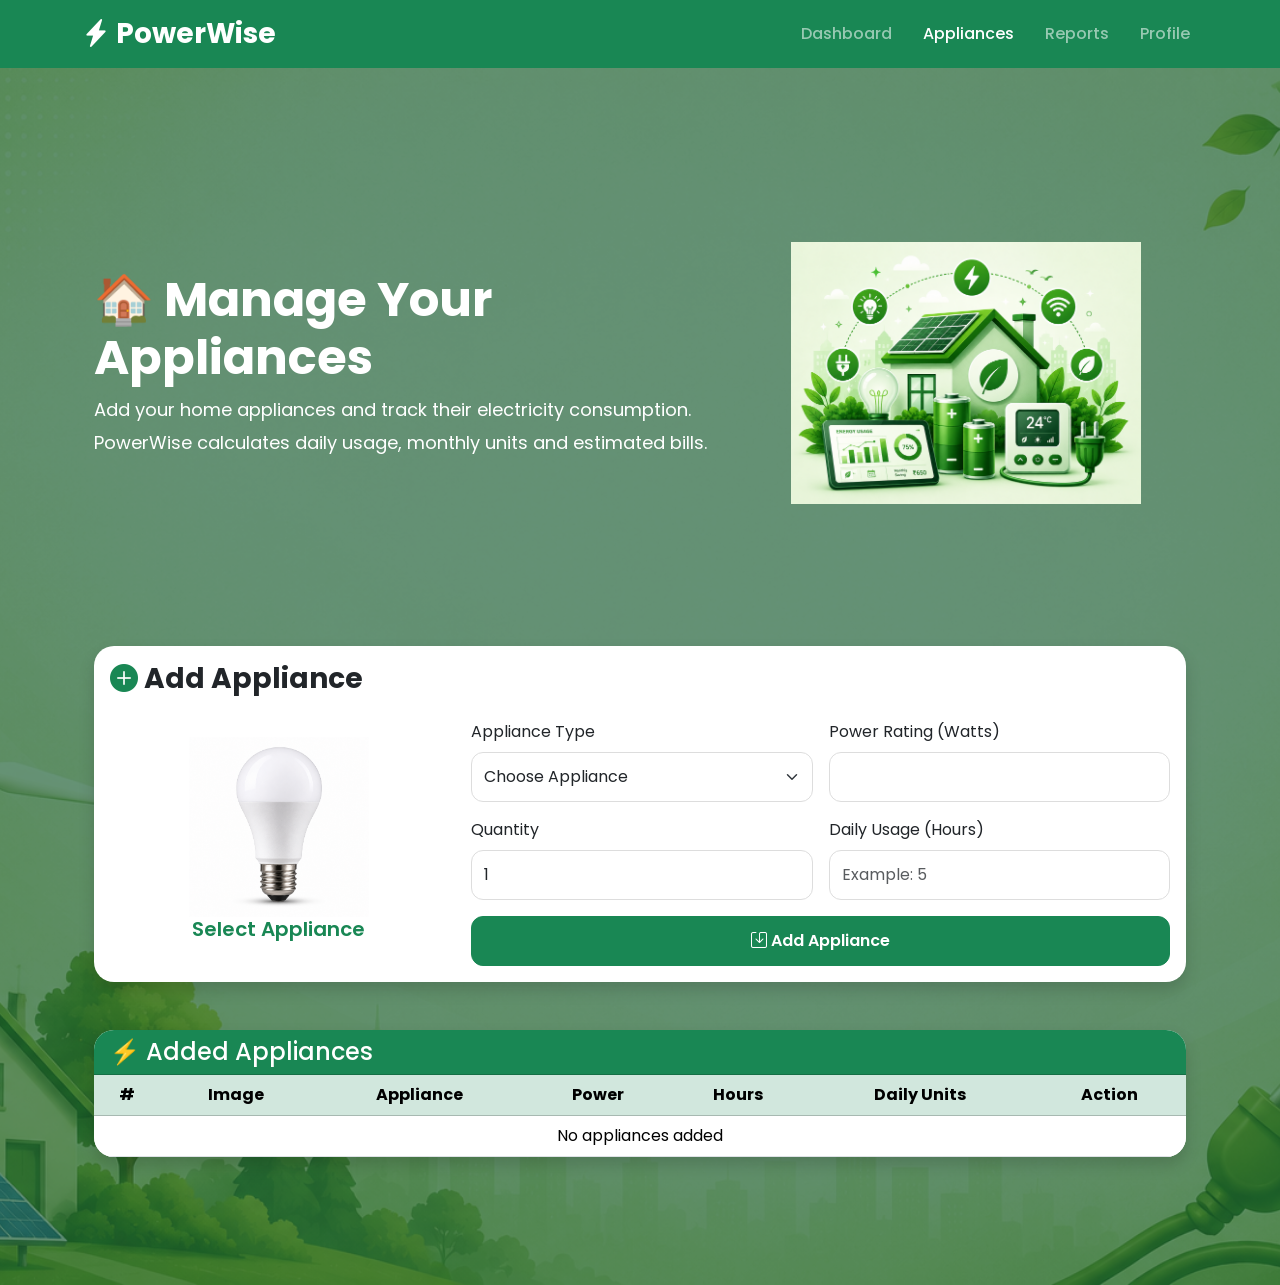
<file: appliance.html>
<!DOCTYPE html>
<html lang="en">

<head>

<meta charset="UTF-8">

<meta name="viewport" content="width=device-width, initial-scale=1.0">

<title>PowerWise | Appliances</title>


<!-- Bootstrap -->

<link href="https://cdn.jsdelivr.net/npm/bootstrap@5.3.8/dist/css/bootstrap.min.css" rel="stylesheet">


<!-- Bootstrap Icons -->

<link rel="stylesheet"
href="https://cdn.jsdelivr.net/npm/bootstrap-icons@1.13.1/font/bootstrap-icons.min.css">


<!-- Custom CSS -->

<link rel="stylesheet" href="css/appliance.css">


</head>


<body>


<!-- ================= NAVBAR ================= -->


<nav class="navbar navbar-expand-lg navbar-dark bg-success shadow">


<div class="container">


<a class="navbar-brand fw-bold" href="index.html">

<i class="bi bi-lightning-charge-fill"></i>

PowerWise

</a>



<button class="navbar-toggler"
data-bs-toggle="collapse"
data-bs-target="#menu">

<span class="navbar-toggler-icon"></span>

</button>



<div class="collapse navbar-collapse" id="menu">


<ul class="navbar-nav ms-auto">


<li class="nav-item">

<a class="nav-link" href="index.html">

Dashboard

</a>

</li>


<li class="nav-item">

<a class="nav-link active" href="appliance.html">

Appliances

</a>

</li>

<li class="nav-item">

<a class="nav-link" href="report.html">

Reports

</a>

</li>


<li class="nav-item">

<a class="nav-link" href="profile.html">

Profile

</a>

</li>


</ul>


</div>


</div>


</nav>



<!-- ================= HERO ================= -->
<section class="add-appliance-section">

    <div class="container">

<section class="appliance-hero">


<div class="container">


<div class="row align-items-center">


<div class="col-lg-7">


<h1>

🏠 Manage Your Appliances

</h1>


<p>

Add your home appliances and track their electricity consumption.

PowerWise calculates daily usage, monthly units and estimated bills.

</p>


</div>



<div class="col-lg-5 text-center">


<img

src="images/appliance-home.png"

class="hero-appliance-img"

alt="Smart Home">


</div>


</div>


</div>


</section>


<!-- ================= ADD APPLIANCE ================= -->


<section class="container my-5">


<div class="card appliance-card shadow">


<div class="card-body">


<h3 class="fw-bold mb-4">

<i class="bi bi-plus-circle-fill text-success"></i>

Add Appliance

</h3>



<div class="row align-items-center">



<!-- Image Preview -->


<div class="col-lg-4 text-center">


<img

id="applianceImage"

src="images/bulb.png"

class="appliance-image"

alt="Appliance">


<h5 id="selectedName">

Select Appliance

</h5>


</div>





<!-- Form -->


<div class="col-lg-8">


<div class="row g-3">



<div class="col-md-6">


<label class="form-label">

Appliance Type

</label>


<select

id="applianceName"

class="form-select">


<option value="">

Choose Appliance

</option>


<option value="LED Bulb">

💡 LED Bulb

</option>


<option value="Fan">

🌀 Fan

</option>


<option value="AC">

❄ AC

</option>


<option value="TV">

📺 TV

</option>


<option value="Refrigerator">

🧊 Refrigerator

</option>


<option value="Washing Machine">

🧺 Washing Machine

</option>


<option value="Laptop">

💻 Laptop

</option>


<option value="Heater">

🔥 Heater

</option>


</select>


</div>





<div class="col-md-6">


<label class="form-label">

Power Rating (Watts)

</label>


<input

type="number"

id="power"

class="form-control"

readonly>


</div>





<div class="col-md-6">


<label class="form-label">

Quantity

</label>


<input

type="number"

id="quantity"

class="form-control"

value="1"

min="1">


</div>





<div class="col-md-6">


<label class="form-label">

Daily Usage (Hours)

</label>


<input

type="number"

id="hours"

class="form-control"

placeholder="Example: 5">


</div>





<div class="col-12">


<button

id="addAppliance"

class="btn btn-success w-100">


<i class="bi bi-save"></i>

Add Appliance


</button>


</div>



</div>


</div>


</div>


</div>


</div>


</section>


<!-- ================= APPLIANCE TABLE ================= -->


<section class="container mb-5">


<div class="card shadow appliance-card">


<div class="card-header bg-success text-white">


<h4 class="mb-0">

⚡ Added Appliances

</h4>


</div>



<div class="table-responsive">


<table class="table table-hover text-center">


<thead class="table-success">


<tr>


<th>

#

</th>


<th>

Image

</th>


<th>

Appliance

</th>


<th>

Power

</th>


<th>

Hours

</th>


<th>

Daily Units

</th>


<th>

Action

</th>


</tr>


</thead>



<tbody id="applianceTable">


<tr>


<td colspan="7">

No appliances added

</td>


</tr>


</tbody>



</table>


</div>


</div>


</section>
<!-- Bootstrap JS -->


<script src="https://cdn.jsdelivr.net/npm/bootstrap@5.3.8/dist/js/bootstrap.bundle.min.js"></script>



<!-- Appliance JS -->


<script src="js/appliance.js"></script>



</body>


</html>
</file>
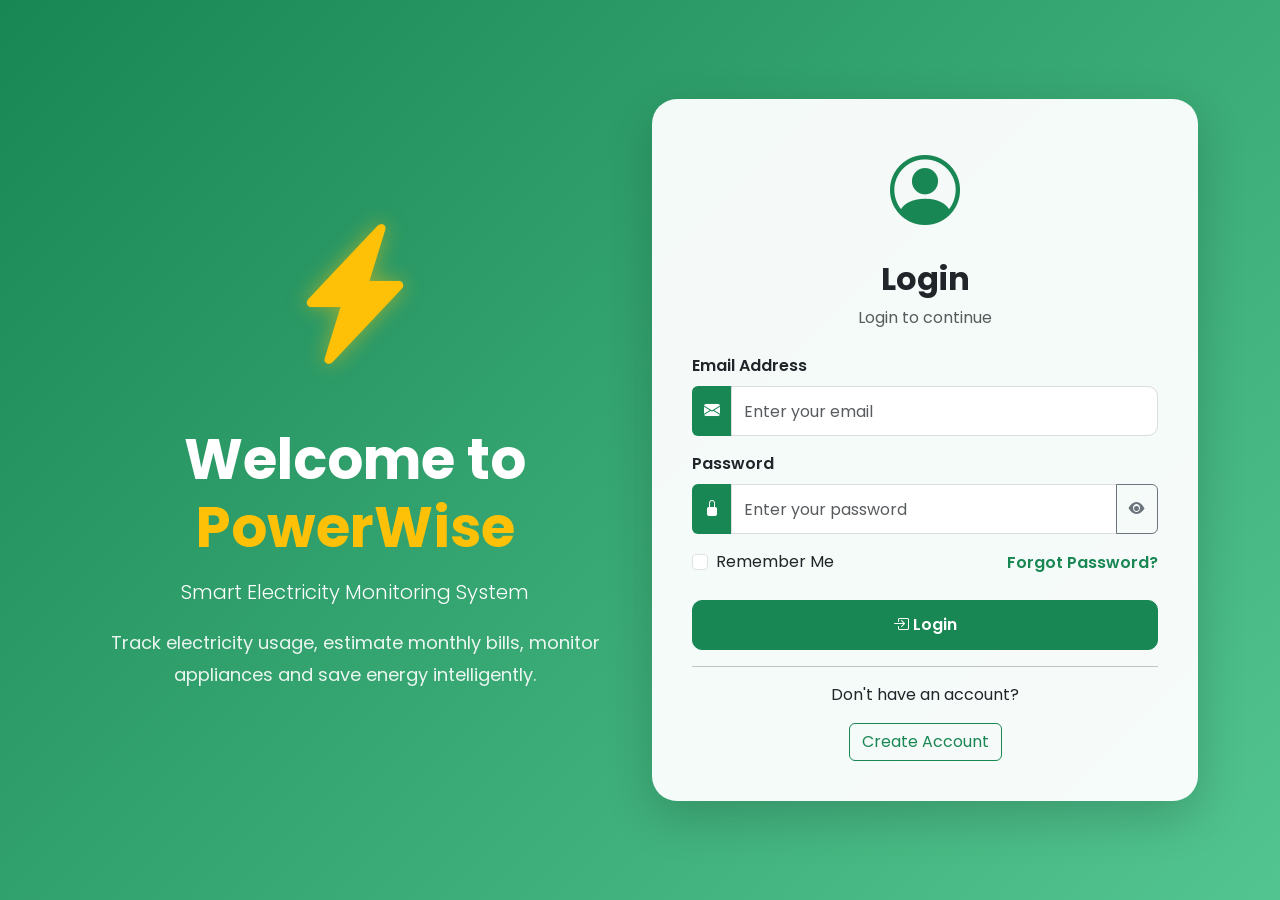
<file: login.html>
<!DOCTYPE html>
<html lang="en">

<head>

    <meta charset="UTF-8">

    <meta name="viewport" content="width=device-width, initial-scale=1.0">

    <title>PowerWise | Login</title>

    <!-- Bootstrap CSS -->
    <link href="https://cdn.jsdelivr.net/npm/bootstrap@5.3.8/dist/css/bootstrap.min.css" rel="stylesheet">

    <!-- Bootstrap Icons -->
    <link rel="stylesheet"
        href="https://cdn.jsdelivr.net/npm/bootstrap-icons@1.13.1/font/bootstrap-icons.min.css">

    <!-- Google Font -->
    <link rel="preconnect" href="https://fonts.googleapis.com">

    <link rel="preconnect" href="https://fonts.gstatic.com" crossorigin>

    <link href="https://fonts.googleapis.com/css2?family=Poppins:wght@300;400;500;600;700&display=swap"
        rel="stylesheet">

    <!-- Custom CSS -->
    <link rel="stylesheet" href="css/login.css">

</head>

<body>

    <!-- ================= HERO SECTION ================= -->

    <section class="login-section">

        <div class="container">

            <div class="row align-items-center min-vh-100">

                <!-- LEFT SIDE -->

                <div class="col-lg-6 text-center hero-side">

                    <div class="hero-content">

                        <i class="bi bi-lightning-charge-fill hero-icon"></i>

                        <h1 class="display-4 fw-bold mt-4">

                            Welcome to

                            <span class="text-warning">

                                PowerWise

                            </span>

                        </h1>

                        <p class="lead mt-3">

                            Smart Electricity Monitoring System

                        </p>

                        <p class="hero-text">

                            Track electricity usage, estimate monthly bills,

                            monitor appliances and save energy intelligently.

                        </p>

                    </div>

                </div>

                <!-- RIGHT SIDE -->

                <div class="col-lg-6">

                    <div class="login-card shadow-lg">

                        <div class="text-center mb-4">

                            <i class="bi bi-person-circle login-user"></i>

                            <h2 class="fw-bold mt-3">

                                Login

                            </h2>

                            <p class="text-muted">

                                Login to continue

                            </p>

                        </div>

                        <form id="loginForm">

                            <!-- Email -->

                            <div class="mb-3">

                                <label class="form-label">

                                    Email Address

                                </label>

                                <div class="input-group">

                                    <span class="input-group-text">

                                        <i class="bi bi-envelope-fill"></i>

                                    </span>

                                    <input

                                        type="email"

                                        id="email"

                                        class="form-control"

                                        placeholder="Enter your email"

                                        required>

                                </div>

                            </div>

                            <!-- Password -->

                            <div class="mb-3">

                                <label class="form-label">

                                    Password

                                </label>

                                <div class="input-group">

                                    <span class="input-group-text">

                                        <i class="bi bi-lock-fill"></i>

                                    </span>

                                    <input

                                        type="password"

                                        id="password"

                                        class="form-control"

                                        placeholder="Enter your password"

                                        required>

                                    <button

                                        type="button"

                                        class="btn btn-outline-secondary"

                                        id="togglePassword">

                                        <i class="bi bi-eye-fill"></i>

                                    </button>

                                </div>

                            </div>

                            <!-- Remember -->

                            <div class="d-flex justify-content-between align-items-center mb-4">

                                <div class="form-check">

                                    <input

                                        class="form-check-input"

                                        type="checkbox"

                                        id="remember">

                                    <label class="form-check-label">

                                        Remember Me

                                    </label>

                                </div>

                                <a href="#" class="forgot-link">

                                    Forgot Password?

                                </a>

                            </div>

                            <!-- Login -->

                            <button

                                type="submit"

                                class="btn btn-success w-100 login-btn">

                                <i class="bi bi-box-arrow-in-right"></i>

                                Login

                            </button>

                        </form>

                        <hr>

                        <div class="text-center">

                            <p>

                                Don't have an account?

                            </p>

                            <a

                                href="register.html"

                                class="btn btn-outline-success">

                                Create Account

                            </a>

                        </div>

                    </div>

                </div>

            </div>

        </div>

    </section>

    <!-- Bootstrap JS -->

    <script src="https://cdn.jsdelivr.net/npm/bootstrap@5.3.8/dist/js/bootstrap.bundle.min.js"></script>

    <!-- Login JS -->

    <script src="js/login.js"></script>

</body>

</html>
</file>
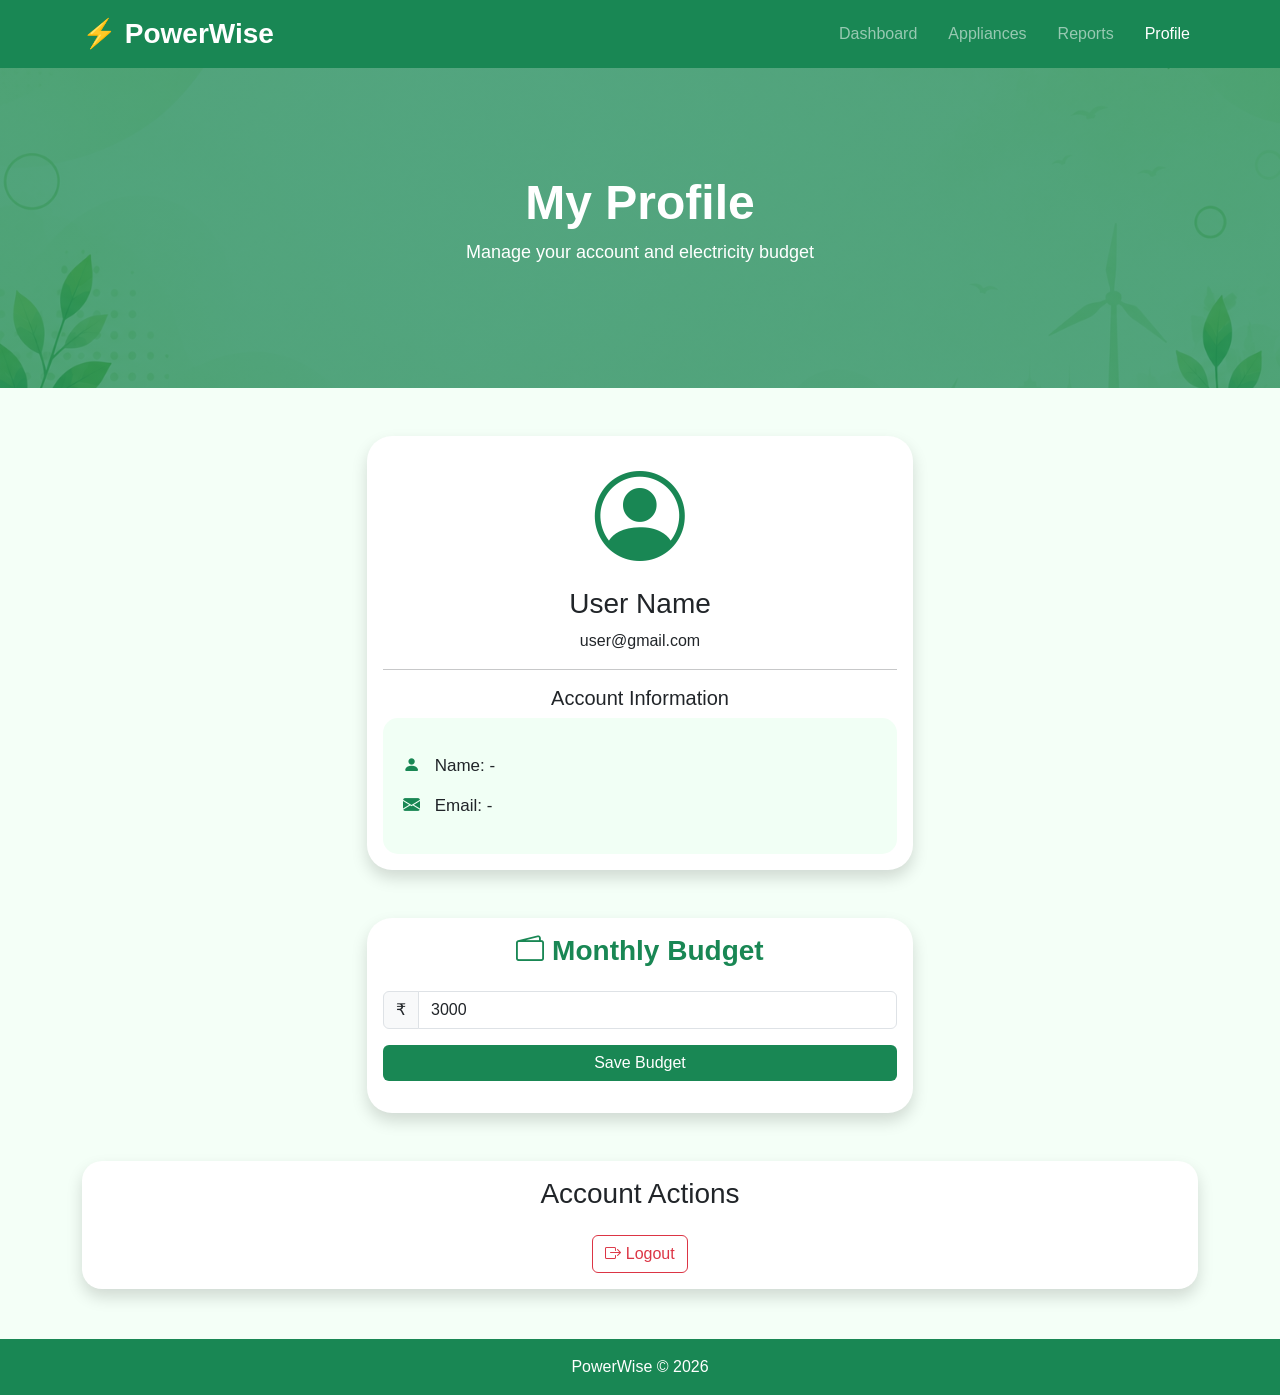
<file: profile.html>
<!DOCTYPE html>
<html lang="en">

<head>

<meta charset="UTF-8">

<meta name="viewport" content="width=device-width, initial-scale=1.0">


<title>
PowerWise | Profile
</title>


<!-- Bootstrap -->

<link href="https://cdn.jsdelivr.net/npm/bootstrap@5.3.8/dist/css/bootstrap.min.css"
rel="stylesheet">


<!-- Bootstrap Icons -->

<link rel="stylesheet"
href="https://cdn.jsdelivr.net/npm/bootstrap-icons@1.11.3/font/bootstrap-icons.min.css">


<!-- CSS -->

<link rel="stylesheet"
href="css/profile.css">


</head>



<body>



<!-- ===========================
Navbar
=========================== -->


<nav class="navbar navbar-expand-lg navbar-dark bg-success">


<div class="container">


<a class="navbar-brand fw-bold"
href="index.html">

⚡ PowerWise

</a>



<button class="navbar-toggler"
data-bs-toggle="collapse"
data-bs-target="#menu">


<span class="navbar-toggler-icon"></span>


</button>





<div class="collapse navbar-collapse"
id="menu">


<ul class="navbar-nav ms-auto">



<li class="nav-item">

<a class="nav-link"
href="index.html">

Dashboard

</a>

</li>




<li class="nav-item">

<a class="nav-link"
href="appliance.html">

Appliances

</a>

</li>




<li class="nav-item">

<a class="nav-link"
href="report.html">

Reports

</a>

</li>




<li class="nav-item">

<a class="nav-link active"
href="profile.html">

Profile

</a>

</li>



</ul>


</div>


</div>


</nav>









<!-- ===========================
Hero Section
=========================== -->


<section class="profile-hero">


<div class="container text-center">


<h1>

My Profile

</h1>


<p>

Manage your account and electricity budget

</p>


</div>


</section>









<!-- ===========================
Profile Card
=========================== -->


<section class="container py-5">


<div class="row justify-content-center">


<div class="col-lg-6">


<div class="card profile-card shadow">



<div class="card-body text-center">



<div class="profile-icon">


<i class="bi bi-person-circle"></i>


</div>





<h3 id="profileName">

User Name

</h3>



<p id="profileEmail">

user@gmail.com

</p>



<hr>





<h5>

Account Information

</h5>



<div class="info-box">


<p>

<i class="bi bi-person-fill"></i>

Name:

<span id="userName">

-

</span>

</p>



<p>

<i class="bi bi-envelope-fill"></i>

Email:

<span id="userEmail">

-

</span>

</p>



</div>




</div>


</div>


</div>


</div>


</section>









<!-- ===========================
Budget Section
=========================== -->


<section class="container mb-5">


<div class="row justify-content-center">


<div class="col-lg-6">


<div class="card budget-card shadow">



<div class="card-body">


<h3 class="text-center">

<i class="bi bi-wallet2"></i>

Monthly Budget

</h3>




<div class="input-group mt-4">


<span class="input-group-text">

₹

</span>


<input type="number"

id="budgetInput"

class="form-control"

placeholder="Enter budget">


</div>





<button

class="btn btn-success w-100 mt-3"

id="saveBudget">


Save Budget

</button>





<p class="text-center mt-3"

id="budgetMessage">

</p>




</div>


</div>


</div>


</div>


</section>










<!-- ===========================
Account Actions
=========================== -->


<section class="container mb-5">


<div class="card shadow action-card">


<div class="card-body text-center">


<h3>

Account Actions

</h3>



<button

class="btn btn-outline-danger mt-3"

id="logoutBtn">


<i class="bi bi-box-arrow-right"></i>

Logout


</button>



</div>


</div>


</section>









<!-- Footer -->


<footer class="bg-success text-white text-center p-3">


PowerWise © 2026


</footer>







<script src="js/profile.js"></script>


<script src="https://cdn.jsdelivr.net/npm/bootstrap@5.3.8/dist/js/bootstrap.bundle.min.js"></script>



</body>


</html>
</file>
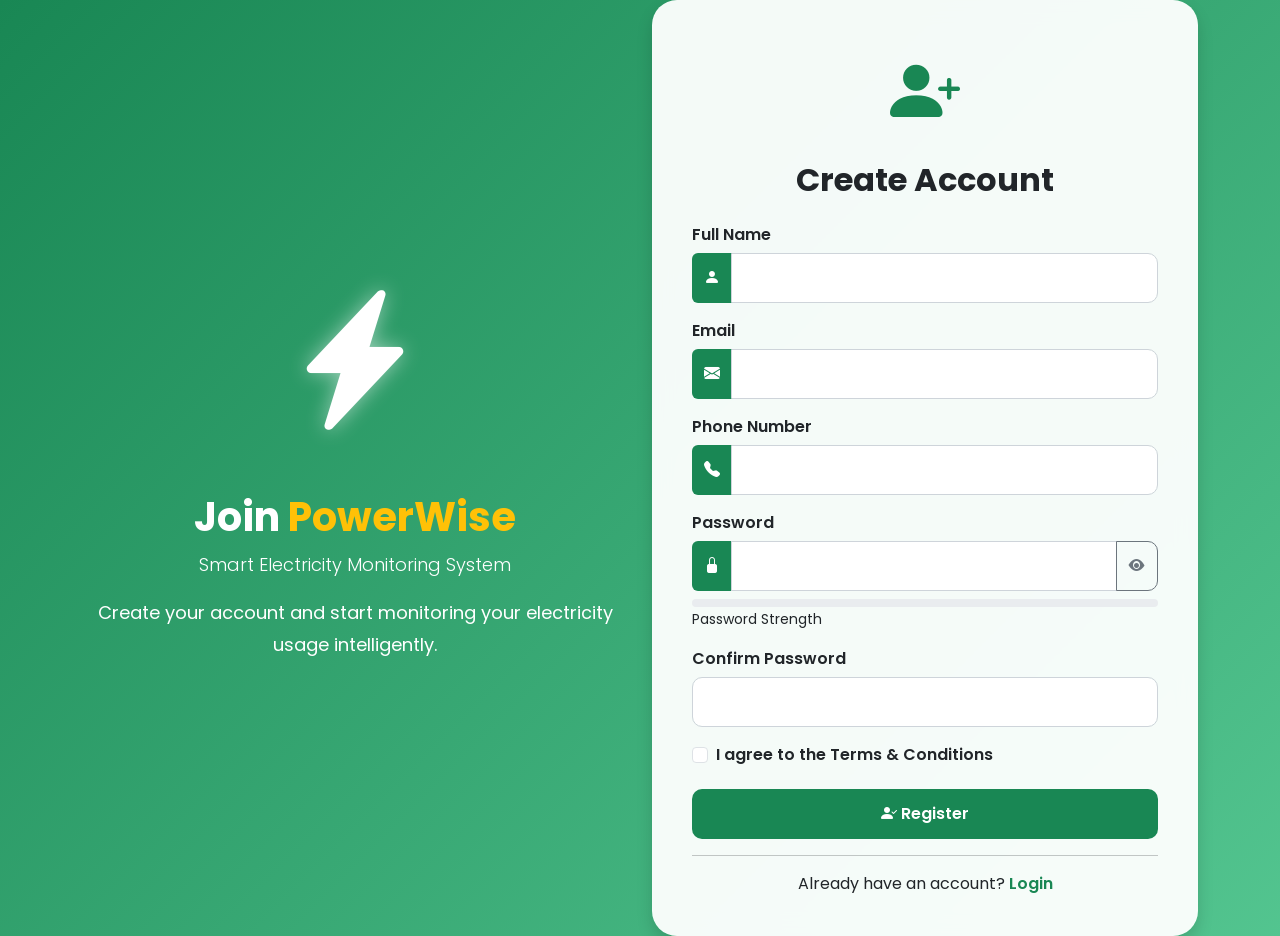
<file: register.html>
<!DOCTYPE html>
<html lang="en">

<head>

<meta charset="UTF-8">

<meta name="viewport"
content="width=device-width, initial-scale=1.0">

<title>PowerWise | Register</title>

<!-- Bootstrap -->

<link href="https://cdn.jsdelivr.net/npm/bootstrap@5.3.8/dist/css/bootstrap.min.css" rel="stylesheet">

<!-- Bootstrap Icons -->

<link rel="stylesheet"
href="https://cdn.jsdelivr.net/npm/bootstrap-icons@1.13.1/font/bootstrap-icons.min.css">

<!-- Google Font -->

<link href="https://fonts.googleapis.com/css2?family=Poppins:wght@300;400;500;600;700&display=swap"
rel="stylesheet">

<!-- CSS -->

<link rel="stylesheet"
href="css/register.css">

</head>

<body>

<section class="register-section">

<div class="container">

<div class="row align-items-center min-vh-100">

<!-- LEFT -->

<div class="col-lg-6 text-center text-white">

<i class="bi bi-lightning-charge-fill hero-icon"></i>

<h1 class="fw-bold mt-4">

Join

<span class="text-warning">

PowerWise

</span>

</h1>

<p class="lead">

Smart Electricity Monitoring System

</p>

<p>

Create your account and start monitoring your electricity usage intelligently.

</p>

</div>

<!-- RIGHT -->

<div class="col-lg-6">

<div class="register-card shadow">

<div class="text-center mb-4">

<i class="bi bi-person-plus-fill register-icon"></i>

<h2 class="fw-bold mt-3">

Create Account

</h2>

</div>

<form id="registerForm">

<!-- Name -->

<div class="mb-3">

<label>

Full Name

</label>

<div class="input-group">

<span class="input-group-text">

<i class="bi bi-person-fill"></i>

</span>

<input
type="text"
id="name"
class="form-control"
required>

</div>

</div>

<!-- Email -->

<div class="mb-3">

<label>

Email

</label>

<div class="input-group">

<span class="input-group-text">

<i class="bi bi-envelope-fill"></i>

</span>

<input
type="email"
id="email"
class="form-control"
required>

</div>

</div>

<!-- Phone -->

<div class="mb-3">

<label>

Phone Number

</label>

<div class="input-group">

<span class="input-group-text">

<i class="bi bi-telephone-fill"></i>

</span>

<input
type="tel"
id="phone"
class="form-control"
maxlength="10"
required>

</div>

</div>

<!-- Password -->

<div class="mb-3">

<label>

Password

</label>

<div class="input-group">

<span class="input-group-text">

<i class="bi bi-lock-fill"></i>

</span>

<input
type="password"
id="password"
class="form-control"
required>

<button
type="button"
class="btn btn-outline-secondary"
id="togglePassword">

<i class="bi bi-eye-fill"></i>

</button>

</div>

<div class="progress mt-2">

<div
id="strengthBar"
class="progress-bar bg-danger"
style="width:0%">

</div>

</div>

<small id="strengthText">

Password Strength

</small>

</div>

<!-- Confirm -->

<div class="mb-3">

<label>

Confirm Password

</label>

<input
type="password"
id="confirmPassword"
class="form-control"
required>

</div>

<!-- Terms -->

<div class="form-check mb-3">

<input
class="form-check-input"
type="checkbox"
id="terms">

<label class="form-check-label">

I agree to the Terms & Conditions

</label>

</div>

<button
type="submit"
class="btn btn-primary w-100">

<i class="bi bi-person-check-fill"></i>

Register

</button>

</form>

<hr>

<div class="text-center">

Already have an account?

<a href="login.html">

Login

</a>

</div>

</div>

</div>

</div>

</div>

</section>

<script src="https://cdn.jsdelivr.net/npm/bootstrap@5.3.8/dist/js/bootstrap.bundle.min.js"></script>

<script src="js/register.js"></script>

</body>

</html>
</file>
<file: css/appliance.css>
/* ==========================================
   PowerWise Appliance Page CSS
   Green + White Theme
========================================== */


@import url('https://fonts.googleapis.com/css2?family=Poppins:wght@300;400;500;600;700&display=swap');



*{

    margin:0;

    padding:0;

    box-sizing:border-box;

    font-family:'Poppins',sans-serif;

}



body{

    background:#f5f7fb;

    overflow-x:hidden;

}



/* ==========================================
   Navbar
========================================== */


.navbar-brand{

    font-size:28px;

    font-weight:700;

}



.nav-link{

    font-weight:500;

    margin-left:15px;

    transition:.3s;

}



.nav-link:hover{

    color:#ffc107 !important;

}




/* ==========================================
   Hero Section
========================================== */


.appliance-hero{


    min-height:450px;

    display:flex;

    align-items:center;

    color:white;



    background-size:cover;

    background-position:center;


    animation:heroZoom 8s infinite alternate;



}




.appliance-hero h1{


    font-size:48px;

    font-weight:700;

    animation:fadeLeft 1s;

}



.appliance-hero p{


    font-size:18px;

    line-height:1.8;

    animation:fadeLeft 1.3s;

}




/* ==========================================
   Hero Image
========================================== */


.hero-appliance-img{


    width:350px;


    animation:floatImage 4s infinite ease-in-out;


}



/* ==========================================
   Cards
========================================== */


.appliance-card{


    border:none;


    border-radius:20px;


    overflow:hidden;


    transition:.4s;


    animation:fadeUp 1s;


}



.appliance-card:hover{


    transform:translateY(-8px);


    box-shadow:0 15px 35px rgba(25,135,84,.2);


}




/* ==========================================
   Appliance Image Preview
========================================== */


.appliance-image{


    width:180px;

    height:180px;

    object-fit:contain;


    transition:.4s;


    animation:pulse 3s infinite;


}



.appliance-image:hover{


    transform:scale(1.1);


}




#selectedName{


    color:#198754;

    font-weight:600;

}





/* ==========================================
   Form
========================================== */


.form-control,

.form-select{


    border-radius:12px;


    padding:12px;


    border:1px solid #ddd;


    transition:.3s;


}



.form-control:focus,

.form-select:focus{


    border-color:#198754;


    box-shadow:0 0 10px rgba(25,135,84,.25);


}





.btn-success{


    padding:12px;


    border-radius:12px;


    font-weight:600;


    transition:.3s;


}



.btn-success:hover{


    transform:translateY(-3px);


}




/* ==========================================
   Table
========================================== */


.table{


    margin-bottom:0;


}



.table th{


    vertical-align:middle;

}



.table td{


    vertical-align:middle;


}





/* ==========================================
   Animations
========================================== */



@keyframes floatImage{


0%{

transform:translateY(0);

}


50%{

transform:translateY(-20px);

}


100%{

transform:translateY(0);

}


}





@keyframes pulse{


0%{

transform:scale(1);

}


50%{

transform:scale(1.08);

}


100%{

transform:scale(1);

}


}





@keyframes fadeUp{


from{


opacity:0;

transform:translateY(50px);


}


to{


opacity:1;

transform:translateY(0);


}


}





@keyframes fadeLeft{


from{


opacity:0;

transform:translateX(-50px);


}


to{


opacity:1;

transform:translateX(0);


}


}





@keyframes heroZoom{


from{


background-size:100%;


}


to{


background-size:110%;


}


}




/* ==========================================
   Footer
========================================== */


footer{


margin-top:50px;


}



footer h5{


font-weight:700;


}
/* ==========================
   Add Appliance Section
========================== */

.add-appliance-section{

    background-image: url("../images/img.png");

    background-size: cover;

    background-position: center;

    background-repeat: no-repeat;

    min-height: 100vh;

    padding: 80px 0;

    position: relative;

}


/* Dark/green overlay */

.add-appliance-section::before{

    content: "";

    position: absolute;

    inset: 0;

    background: rgba(20, 90, 50, 0.65);

}


.add-appliance-section .container{

    position: relative;

    z-index: 2;

}


/* Form Card */

.add-card{

    background: rgba(255,255,255,0.95);

    border-radius: 20px;

    padding: 30px;

    box-shadow: 0 15px 35px rgba(0,0,0,0.2);

    backdrop-filter: blur(6px);

}





/* ==========================================
   Responsive
========================================== */


@media(max-width:992px){



.appliance-hero{


text-align:center;


}



.hero-appliance-img{


margin-top:30px;


}




}




@media(max-width:576px){



.appliance-hero h1{


font-size:32px;


}



.appliance-hero p{


font-size:15px;


}



.appliance-image{


width:130px;

height:130px;


}



}
</file>
<file: css/login.css>
/* =====================================
   Google Font
===================================== */

@import url('https://fonts.googleapis.com/css2?family=Poppins:wght@300;400;500;600;700&display=swap');

/* =====================================
   Global
===================================== */

*{
    margin:0;
    padding:0;
    box-sizing:border-box;
    font-family:'Poppins',sans-serif;
}

body{

    background:#f5f7fb;

    overflow-x:hidden;

}

/* =====================================
   Animated Background
===================================== */

.login-section{

    min-height:100vh;

    background:linear-gradient(-45deg,#198754,#20c997,#66d9a3,#198754);

    background-size:400% 400%;

    animation:gradientMove 10s ease infinite;

}

@keyframes gradientMove{

0%{
background-position:0% 50%;
}

50%{
background-position:100% 50%;
}

100%{
background-position:0% 50%;
}

}

/* =====================================
   Left Side
===================================== */

.hero-side{

    color:white;

    animation:slideLeft 1.2s ease;

}

.hero-icon{

    font-size:140px;

    animation:float 3s ease-in-out infinite;

    color:#ffc107;

    text-shadow:0 0 20px rgba(255,193,7,.5);

}

.hero-text{

    font-size:18px;

    margin-top:20px;

    opacity:.9;

    line-height:1.8;

}

/* =====================================
   Login Card
===================================== */

.login-card{

    background:rgba(255,255,255,.95);

    border-radius:25px;

    padding:40px;

    animation:slideRight 1.2s ease;

    transition:.4s;

}

.login-card:hover{

    transform:translateY(-8px);

    box-shadow:0 20px 40px rgba(0,0,0,.18);

}

.login-user{

    font-size:70px;

    color:#198754;

}

/* =====================================
   Form
===================================== */

.form-label{

    font-weight:600;

}

.form-control{

    height:50px;

    border-radius:10px;

    border:1px solid #ddd;

    transition:.3s;

}

.form-control:focus{

    border-color:#198754;

    box-shadow:0 0 10px rgba(25,135,84,.25);

}

.input-group-text{

    background:#198754;

    color:white;

    border:none;

}

/* =====================================
   Buttons
===================================== */

.login-btn{

    height:50px;

    border-radius:10px;

    font-weight:600;

    transition:.3s;

}

.login-btn:hover{

    transform:translateY(-3px);

    box-shadow:0 10px 20px rgba(25,135,84,.3);

}

/* =====================================
   Links
===================================== */

.forgot-link{

    color:#198754;

    text-decoration:none;

    font-weight:600;

}

.forgot-link:hover{

    color:#146c43;

}

/* =====================================
   Animations
===================================== */

@keyframes float{

0%{
transform:translateY(0);
}

50%{
transform:translateY(-15px);
}

100%{
transform:translateY(0);
}

}

@keyframes slideLeft{

from{

opacity:0;

transform:translateX(-80px);

}

to{

opacity:1;

transform:translateX(0);

}

}

@keyframes slideRight{

from{

opacity:0;

transform:translateX(80px);

}

to{

opacity:1;

transform:translateX(0);

}

}

/* =====================================
   Responsive
===================================== */

@media(max-width:992px){

.hero-side{

margin-bottom:50px;

}

.hero-icon{

font-size:100px;

}

.login-card{

padding:30px;

}

}

@media(max-width:768px){

.hero-side{

text-align:center;

}

.hero-side h1{

font-size:36px;

}

.hero-text{

font-size:16px;

}

.login-card{

padding:25px;

}

}

@media(max-width:576px){

.hero-icon{

font-size:80px;

}

.hero-side h1{

font-size:28px;

}

.login-card{

padding:20px;

border-radius:18px;

}

}
</file>
<file: css/profile.css>
/* ==========================================
   PowerWise Profile Page
   profile.css
========================================== */


/* ===============================
   Global
================================ */

*{

    margin:0;
    padding:0;
    box-sizing:border-box;

}


body{

    background:#f4fff7;

    font-family:'Poppins',sans-serif;

}



/* ==========================================
   Navbar
========================================== */

.navbar-brand{

    font-size:28px;

    font-weight:700;

}



.nav-link{

    font-weight:500;

    margin-left:15px;

    transition:.3s;

}



.nav-link:hover{

    color:#ffc107 !important;

}







/* ===============================
   Hero Section
================================ */


.profile-hero{


    min-height:320px;


    display:flex;


    justify-content:center;


    align-items:center;



    background-image:

    linear-gradient(
    rgba(25,135,84,0.75),
    rgba(25,135,84,0.75)
    ),


    url("../images/profile-hero.png");



    background-size:cover;


    background-position:center;


    color:white;


}



.profile-hero h1{


    font-size:48px;


    font-weight:700;


    animation:
    slideDown 1s ease;


}



.profile-hero p{


    font-size:18px;


    animation:
    slideUp 1.2s ease;


}







/* ===============================
   Animations
================================ */


@keyframes slideDown{


from{

    opacity:0;

    transform:
    translateY(-40px);

}


to{

    opacity:1;

    transform:
    translateY(0);

}


}



@keyframes slideUp{


from{

    opacity:0;

    transform:
    translateY(40px);

}


to{

    opacity:1;

    transform:
    translateY(0);

}


}







/* ===============================
   Profile Card
================================ */


.profile-card{


    border:none;


    border-radius:25px;


    overflow:hidden;


    transition:.4s;


}



.profile-card:hover{


    transform:
    translateY(-10px);


    box-shadow:
    0 15px 35px rgba(25,135,84,.25);


}







/* Profile Icon */


.profile-icon{


    font-size:90px;


    color:#198754;


    animation:

    floating 3s infinite;


}




@keyframes floating{


0%,100%{


    transform:
    translateY(0);

}


50%{


    transform:
    translateY(-10px);

}


}







/* ===============================
   User Information
================================ */


.info-box{


    background:#f1fff5;


    border-radius:15px;


    padding:20px;


    text-align:left;


}



.info-box p{


    font-size:17px;


    margin:15px 0;


}



.info-box i{


    color:#198754;


    margin-right:10px;


}







/* ===============================
   Budget Card
================================ */


.budget-card{


    border:none;


    border-radius:25px;


    transition:.4s;


}



.budget-card:hover{


    transform:
    scale(1.03);


    box-shadow:
    0 15px 30px rgba(25,135,84,.2);


}



.budget-card h3{


    color:#198754;


    font-weight:700;


}





#budgetMessage{


    font-weight:600;


    color:#198754;


}








/* ===============================
   Action Card
================================ */


.action-card{


    border:none;


    border-radius:20px;


    transition:.3s;


}



.action-card:hover{


    transform:
    translateY(-5px);


}







/* ===============================
   Buttons
================================ */


.btn-success{


    background:#198754;


    border:none;


}



.btn-success:hover{


    background:#146c43;


}








/* ===============================
   Footer
================================ */


footer{


    margin-top:50px;


}








/* ===============================
   Responsive
================================ */


@media(max-width:768px){



.navbar-brand{


    font-size:24px;


}



.navbar-nav .nav-link{


    margin-left:0;


    font-size:16px;


}




.profile-hero{


    min-height:250px;


}



.profile-hero h1{


    font-size:35px;


}



}
</file>
<file: css/register.css>
/* =====================================
   Google Font
===================================== */

@import url('https://fonts.googleapis.com/css2?family=Poppins:wght@300;400;500;600;700&display=swap');

/* =====================================
   Global
===================================== */

*{
    margin:0;
    padding:0;
    box-sizing:border-box;
    font-family:'Poppins',sans-serif;
}

body{
    background:#f5f7fb;
    overflow-x:hidden;
}

/* =====================================
   Animated Background
===================================== */

.register-section{

    min-height:100vh;

    display:flex;

    align-items:center;

    background:linear-gradient(-45deg,#198754,#20c997,#66d9a3,#198754);

    background-size:400% 400%;

    animation:gradientMove 10s ease infinite;

}

@keyframes gradientMove{

0%{
background-position:0% 50%;
}

50%{
background-position:100% 50%;
}

100%{
background-position:0% 50%;
}

}

/* =====================================
   Left Side
===================================== */

.hero-icon{

    font-size:140px;

    color:#ffffff;

    animation:float 3s ease-in-out infinite;

    text-shadow:0 0 20px rgba(255,255,255,.5);

}

.register-section h1{

    color:white;

    font-weight:700;

}

.register-section p{

    color:white;

    font-size:18px;

    line-height:1.8;

}

/* =====================================
   Register Card
===================================== */

.register-card{

    background:rgba(255,255,255,.95);

    backdrop-filter:blur(10px);

    border-radius:25px;

    padding:40px;

    animation:slideRight 1s ease;

    transition:.4s;

}

.register-card:hover{

    transform:translateY(-8px);

    box-shadow:0 20px 40px rgba(0,0,0,.18);

}

/* =====================================
   Register Icon
===================================== */

.register-icon{

    font-size:70px;

    color:#198754;

}

/* =====================================
   Labels
===================================== */

label{

    font-weight:600;

    margin-bottom:6px;

}

/* =====================================
   Inputs
===================================== */

.form-control{

    height:50px;

    border-radius:10px;

    border:1px solid #ced4da;

    transition:.3s;

}

.form-control:focus{

    border-color:#198754;

    box-shadow:0 0 10px rgba(25,135,84,.25);

}

.input-group-text{

    background:#198754;

    color:white;

    border:none;

}

/* =====================================
   Password Strength
===================================== */

.progress{

    height:8px;

    border-radius:20px;

    overflow:hidden;

}

.progress-bar{

    transition:.4s;

}

/* =====================================
   Buttons
===================================== */

.btn-primary{

    background:#198754;

    border:none;

    height:50px;

    border-radius:10px;

    font-weight:600;

    transition:.3s;

}

.btn-primary:hover{

    background:#157347;

    transform:translateY(-3px);

}

.btn-outline-secondary{

    border-radius:0 10px 10px 0;

}

/* =====================================
   Links
===================================== */

a{

    color:#198754;

    text-decoration:none;

    font-weight:600;

}

a:hover{

    color:#157347;

}

/* =====================================
   Checkbox
===================================== */

.form-check-input:checked{

    background:#198754;

    border-color:#198754;

}

/* =====================================
   Floating Animation
===================================== */

@keyframes float{

0%{
transform:translateY(0);
}

50%{
transform:translateY(-15px);
}

100%{
transform:translateY(0);
}

}

/* =====================================
   Slide Animation
===================================== */

@keyframes slideRight{

from{

opacity:0;

transform:translateX(80px);

}

to{

opacity:1;

transform:translateX(0);

}

}

/* =====================================
   Responsive
===================================== */

@media(max-width:992px){

.hero-icon{

font-size:100px;

}

.register-card{

margin-top:40px;

padding:30px;

}

}

@media(max-width:768px){

.register-section{

padding:40px 0;

}

.hero-icon{

font-size:80px;

}

.register-section h1{

font-size:36px;

}

.register-section p{

font-size:16px;

}

.register-card{

padding:25px;

}

}

@media(max-width:576px){

.hero-icon{

font-size:70px;

}

.register-section h1{

font-size:30px;

}

.register-card{

padding:20px;

border-radius:18px;

}

.register-icon{

font-size:55px;

}

}
</file>
